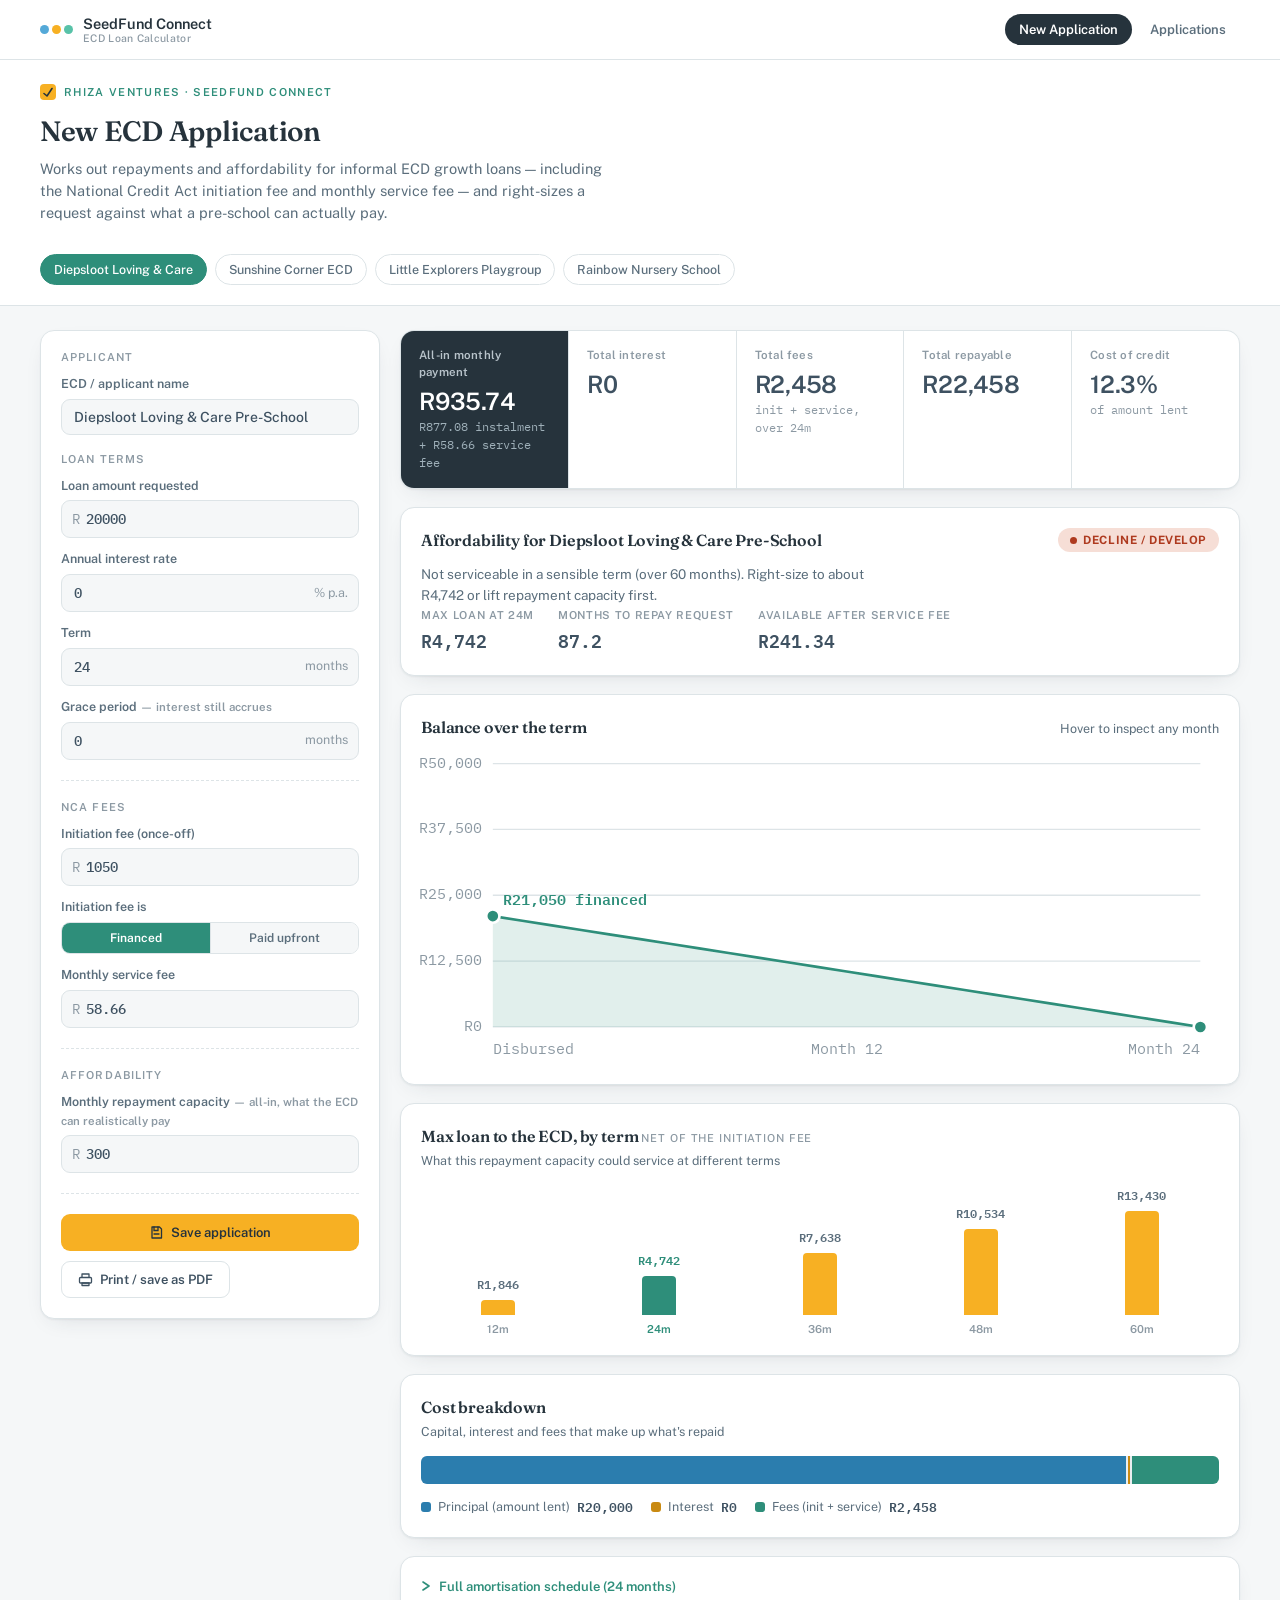
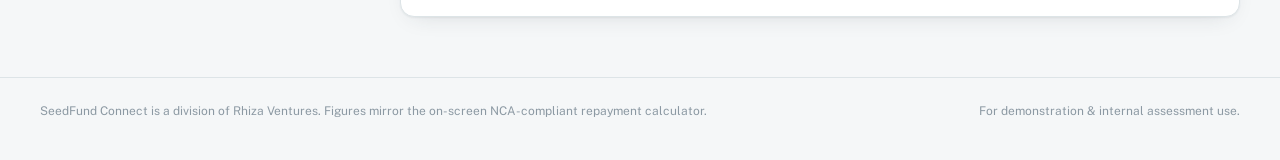
<file: index.html>
<!doctype html>
<html lang="en">
<head>
<meta charset="utf-8">
<meta name="viewport" content="width=device-width, initial-scale=1">
<title>ECD Loan Calculator</title>
<meta name="description" content="An interactive repayment and affordability calculator for Rhiza Ventures' SeedFund Connect ECD growth loans, with NCA fee handling, an amortisation schedule and right-size verdicts.">
<link rel="stylesheet" href="https://fonts.googleapis.com/css2?family=Fraunces:opsz,wght@9..144,500;9..144,600;9..144,700&family=Public+Sans:wght@400;500;600;700&family=IBM+Plex+Mono:wght@400;500;600&display=swap">
<link rel="stylesheet" href="assets/style.css">
</head>
<body>

<header class="site-nav">
  <a class="brand" href="index.html">
    <span class="brand-mark"><span></span><span></span><span></span></span>
    <span>SeedFund Connect<small>ECD Loan Calculator</small></span>
  </a>
  <nav aria-label="Primary">
    <a href="index.html" class="nav-link" id="nav-new" aria-current="page">New Application</a>
    <a href="applications.html" class="nav-link" id="nav-list">Applications</a>
  </nav>
</header>

<header class="app-header">
  <div class="header-row">
    <div>
      <div class="eyebrow"><span class="mark"><svg viewBox="0 0 10 10" fill="none"><path d="M1 6.5L4 9L9 1.5" stroke="#26333C" stroke-width="1.6" stroke-linecap="round" stroke-linejoin="round"/></svg></span>Rhiza Ventures &middot; SeedFund Connect</div>
      <h1 id="page-title">New ECD Application</h1>
      <p class="lede">Works out repayments and affordability for informal ECD growth loans — including the National Credit Act initiation fee and monthly service fee — and right-sizes a request against what a pre-school can actually pay.</p>
    </div>
  </div>
  <div class="presets" id="presets" role="group" aria-label="Example scenarios"></div>
</header>

<main class="layout">
  <section class="card panel-inputs" aria-label="Loan inputs">
    <div>
      <div class="section-title">Applicant</div>
      <div class="field">
        <label for="in-applicant">ECD / applicant name</label>
        <input type="text" id="in-applicant" value="Diepsloot Loving &amp; Care Pre-School">
      </div>
    </div>

    <div>
      <div class="section-title">Loan terms</div>
      <div class="field">
        <label for="in-amount">Loan amount requested</label>
        <div class="input-wrap has-prefix"><span class="prefix">R</span><input type="number" id="in-amount" value="20000" min="0" step="500"></div>
      </div>
      <div class="field">
        <label for="in-rate">Annual interest rate</label>
        <div class="input-wrap has-suffix"><input type="number" id="in-rate" value="0" min="0" step="0.5"><span class="suffix">% p.a.</span></div>
      </div>
      <div class="field">
        <label for="in-term">Term</label>
        <div class="input-wrap has-suffix"><input type="number" id="in-term" value="24" min="1" step="1"><span class="suffix">months</span></div>
      </div>
      <div class="field">
        <label for="in-grace">Grace period <span class="hint">— interest still accrues</span></label>
        <div class="input-wrap has-suffix"><input type="number" id="in-grace" value="0" min="0" step="1"><span class="suffix">months</span></div>
      </div>
    </div>

    <hr class="divider">

    <div>
      <div class="section-title">NCA fees</div>
      <div class="field">
        <label for="in-initfee">Initiation fee (once-off)</label>
        <div class="input-wrap has-prefix"><span class="prefix">R</span><input type="number" id="in-initfee" value="1050" min="0" step="10"></div>
      </div>
      <div class="field">
        <label>Initiation fee is</label>
        <div class="toggle-row" id="fin-toggle">
          <button type="button" data-val="true" aria-pressed="true">Financed</button>
          <button type="button" data-val="false" aria-pressed="false">Paid upfront</button>
        </div>
      </div>
      <div class="field">
        <label for="in-svcfee">Monthly service fee</label>
        <div class="input-wrap has-prefix"><span class="prefix">R</span><input type="number" id="in-svcfee" value="58.66" min="0" step="1"></div>
      </div>
    </div>

    <hr class="divider">

    <div>
      <div class="section-title">Affordability</div>
      <div class="field">
        <label for="in-capacity">Monthly repayment capacity <span class="hint">— all-in, what the ECD can realistically pay</span></label>
        <div class="input-wrap has-prefix"><span class="prefix">R</span><input type="number" id="in-capacity" value="300" min="0" step="10"></div>
      </div>
    </div>

    <hr class="divider">

    <div class="btn-row">
      <button type="button" class="btn btn-primary" id="btn-save" style="flex:1">
        <svg width="15" height="15" viewBox="0 0 15 15" fill="none"><path d="M3 2h7.5L12.5 4v9H3V2Z" stroke="currentColor" stroke-width="1.3" stroke-linejoin="round"/><path d="M5 2v3.5h4V2M5 9h5" stroke="currentColor" stroke-width="1.3" stroke-linecap="round"/></svg>
        <span id="btn-save-label">Save application</span>
      </button>
      <button type="button" class="btn btn-secondary" id="btn-print">
        <svg width="15" height="15" viewBox="0 0 15 15" fill="none"><path d="M4 5.5V2h7v3.5M4 11h7v2.5H4V11Z" stroke="currentColor" stroke-width="1.3" stroke-linejoin="round"/><rect x="1.5" y="5.5" width="12" height="5.5" rx="1" stroke="currentColor" stroke-width="1.3"/></svg>
        Print / save as PDF
      </button>
    </div>
  </section>

  <section class="panel-results" id="results" aria-label="Results"></section>
</main>

<footer class="app-footer">
  <span>SeedFund Connect is a division of Rhiza Ventures. Figures mirror the on-screen NCA-compliant repayment calculator.</span>
  <span>For demonstration &amp; internal assessment use.</span>
</footer>

<div class="toast" id="toast" role="status" aria-live="polite">
  <span class="dot"></span>
  <span id="toast-msg">Saved.</span>
  <a href="applications.html" id="toast-link">View applications →</a>
</div>

<script src="assets/calc.js"></script>
<script>
(function(){
  "use strict";
  var ECD = window.ECD;

  // ---------------- presets ----------------
  var PRESETS = [
    { name:"Diepsloot Loving & Care", applicant:"Diepsloot Loving & Care Pre-School",
      amount:20000, rate:0, term:24, grace:0, initFee:1050, initFinanced:true, svcFee:58.66, capacity:300 },
    { name:"Sunshine Corner ECD", applicant:"Sunshine Corner ECD",
      amount:3000, rate:0, term:12, grace:0, initFee:1050, initFinanced:true, svcFee:58.66, capacity:400 },
    { name:"Little Explorers Playgroup", applicant:"Little Explorers Playgroup",
      amount:15000, rate:6, term:36, grace:0, initFee:1050, initFinanced:true, svcFee:58.66, capacity:450 },
    { name:"Rainbow Nursery School", applicant:"Rainbow Nursery School",
      amount:50000, rate:10, term:24, grace:2, initFee:1050, initFinanced:true, svcFee:58.66, capacity:150 }
  ];

  var els = {
    applicant: document.getElementById("in-applicant"),
    amount: document.getElementById("in-amount"),
    rate: document.getElementById("in-rate"),
    term: document.getElementById("in-term"),
    grace: document.getElementById("in-grace"),
    initFee: document.getElementById("in-initfee"),
    svcFee: document.getElementById("in-svcfee"),
    capacity: document.getElementById("in-capacity"),
    finToggle: document.getElementById("fin-toggle"),
    results: document.getElementById("results"),
    presets: document.getElementById("presets"),
    toast: document.getElementById("toast"),
    toastMsg: document.getElementById("toast-msg"),
    toastLink: document.getElementById("toast-link"),
    btnSave: document.getElementById("btn-save"),
    btnSaveLabel: document.getElementById("btn-save-label"),
    btnPrint: document.getElementById("btn-print"),
    pageTitle: document.getElementById("page-title")
  };
  var state = { initFinanced:true, editingId:null };

  function buildPresetButtons(){
    els.presets.innerHTML = "";
    PRESETS.forEach(function(p,idx){
      var b = document.createElement("button");
      b.className = "preset-btn"; b.type = "button"; b.textContent = p.name;
      b.setAttribute("aria-pressed", "false");
      b.addEventListener("click", function(){ applyPreset(idx); });
      els.presets.appendChild(b);
    });
  }
  function applyPreset(idx){
    var p = PRESETS[idx];
    state.editingId = null;
    setSaveMode(false);
    els.applicant.value = p.applicant;
    els.amount.value = p.amount;
    els.rate.value = p.rate;
    els.term.value = p.term;
    els.grace.value = p.grace;
    els.initFee.value = p.initFee;
    els.svcFee.value = p.svcFee;
    els.capacity.value = p.capacity;
    state.initFinanced = p.initFinanced;
    updateFinToggle();
    Array.prototype.forEach.call(els.presets.children, function(btn,i){
      btn.setAttribute("aria-pressed", i===idx ? "true":"false");
    });
    render();
  }
  function updateFinToggle(){
    Array.prototype.forEach.call(els.finToggle.children, function(btn){
      btn.setAttribute("aria-pressed", (btn.dataset.val === String(state.initFinanced)) ? "true":"false");
    });
  }
  els.finToggle.addEventListener("click", function(e){
    var btn = e.target.closest("button"); if(!btn) return;
    state.initFinanced = btn.dataset.val === "true";
    updateFinToggle();
    render();
  });

  ["input","change"].forEach(function(evt){
    [els.applicant, els.amount, els.rate, els.term, els.grace, els.initFee, els.svcFee, els.capacity].forEach(function(el){
      el.addEventListener(evt, function(){
        Array.prototype.forEach.call(els.presets.children, function(btn){ btn.setAttribute("aria-pressed","false"); });
        render();
      });
    });
  });

  function num(el, fallback){ var v = parseFloat(el.value); return isFinite(v) ? v : (fallback||0); }

  function currentFormData(){
    return {
      applicant: els.applicant.value.trim() || "Unnamed applicant",
      amount: num(els.amount,0), rate: num(els.rate,0),
      term: Math.max(1, Math.round(num(els.term,1))),
      grace: Math.min(Math.max(0, Math.round(num(els.grace,0))), Math.max(1, Math.round(num(els.term,1)))),
      initFee: num(els.initFee,0), initFinanced: state.initFinanced,
      svcFee: num(els.svcFee,0), capacity: num(els.capacity,0)
    };
  }

  function setSaveMode(editing){
    els.btnSaveLabel.textContent = editing ? "Update application" : "Save application";
    els.pageTitle.textContent = editing ? "Edit ECD Application" : "New ECD Application";
  }

  function showToast(msg, link){
    els.toastMsg.textContent = msg;
    els.toastLink.style.display = link ? "" : "none";
    els.toast.classList.add("show");
    clearTimeout(showToast._t);
    showToast._t = setTimeout(function(){ els.toast.classList.remove("show"); }, 3200);
  }

  els.btnSave.addEventListener("click", function(){
    var data = currentFormData();
    if(state.editingId){
      ECD.updateApplication(state.editingId, data);
      showToast("Application updated.", true);
    } else {
      var rec = ECD.addApplication(data);
      state.editingId = rec.id;
      setSaveMode(true);
      var url = new URL(window.location.href);
      url.searchParams.set("id", rec.id);
      history.replaceState(null, "", url);
      showToast("Application saved.", true);
    }
  });

  els.btnPrint.addEventListener("click", function(){
    // Always print exactly what's on screen right now, saved or not.
    // (no "noopener" here — same-origin, and sessionStorage's copy-to-new-tab
    // behaviour, which the draft handoff relies on, is safest without it)
    ECD.setPrintDraft(currentFormData());
    window.open("print.html?source=draft", "_blank");
  });

  // ---------------- chart builders (shared render logic) ----------------
  var SVG_NS = "http://www.w3.org/2000/svg";
  function svgEl(tag, attrs){
    var el = document.createElementNS(SVG_NS, tag);
    for(var k in attrs){ el.setAttribute(k, attrs[k]); }
    return el;
  }
  function niceMax(v){
    if(v<=0) return 1;
    var mag = Math.pow(10, Math.floor(Math.log10(v)));
    var n = v/mag;
    var step = n<=1?1:n<=2?2:n<=5?5:10;
    return step*mag;
  }

  function buildBalanceChart(container, schedule, financed, term){
    container.innerHTML = "";
    var W=600,H=240,padL=54,padR=14,padT=14,padB=28;
    var innerW=W-padL-padR, innerH=H-padT-padB;
    var maxBal = niceMax(Math.max(financed, 1));
    var n = schedule.length-1;

    var svg = svgEl("svg", {viewBox:"0 0 "+W+" "+H, role:"img", "aria-label":"Loan balance over the term"});
    function xAt(m){ return padL + (n>0 ? m/n : 0)*innerW; }
    function yAt(v){ return padT + (1-(v/maxBal))*innerH; }

    var steps=4;
    for(var s=0;s<=steps;s++){
      var val = maxBal*s/steps;
      var y = yAt(val);
      svg.appendChild(svgEl("line",{x1:padL,y1:y,x2:W-padR,y2:y,class:"gridline"}));
      var t = svgEl("text",{x:padL-8,y:y+3,class:"axis-label","text-anchor":"end"});
      t.textContent = ECD.rand(val);
      svg.appendChild(t);
    }
    [0, Math.round(n/2), n].forEach(function(m){
      var t = svgEl("text",{x:xAt(m),y:H-8,class:"axis-label","text-anchor": m===0?"start":(m===n?"end":"middle")});
      t.textContent = m===0 ? "Disbursed" : "Month "+m;
      svg.appendChild(t);
    });

    var areaPts = "M"+xAt(0)+","+yAt(schedule[0].balance);
    var linePts = "M"+xAt(0)+","+yAt(schedule[0].balance);
    schedule.forEach(function(pt,idx){
      if(idx===0) return;
      areaPts += " L"+xAt(pt.m)+","+yAt(pt.balance);
      linePts += " L"+xAt(pt.m)+","+yAt(pt.balance);
    });
    areaPts += " L"+xAt(n)+","+yAt(0)+" L"+xAt(0)+","+yAt(0)+" Z";
    svg.appendChild(svgEl("path",{d:areaPts, class:"balance-area"}));
    svg.appendChild(svgEl("path",{d:linePts, class:"balance-line"}));

    var lastPt = schedule[schedule.length-1];
    svg.appendChild(svgEl("circle",{cx:xAt(n),cy:yAt(lastPt.balance),r:5,class:"balance-dot"}));
    svg.appendChild(svgEl("circle",{cx:xAt(0),cy:yAt(schedule[0].balance),r:5,class:"balance-dot"}));
    var lbl = svgEl("text",{x:xAt(0)+8,y:yAt(schedule[0].balance)-8,class:"end-label"});
    lbl.textContent = ECD.rand(schedule[0].balance)+" financed";
    svg.appendChild(lbl);

    var chLine = svgEl("line",{x1:0,y1:padT,x2:0,y2:H-padB,class:"crosshair"});
    var chDot = svgEl("circle",{r:5,class:"balance-dot"}); chDot.style.opacity=0;
    svg.appendChild(chLine); svg.appendChild(chDot);

    var tooltip = document.createElement("div");
    tooltip.className = "tooltip";
    container.appendChild(svg);
    container.appendChild(tooltip);

    svg.addEventListener("pointermove", function(e){
      var rect = svg.getBoundingClientRect();
      var xFrac = (e.clientX-rect.left)/rect.width;
      var m = Math.round(xFrac*n);
      m = Math.max(0, Math.min(n, m));
      var pt = schedule[m];
      var x = xAt(m), y = yAt(pt.balance);
      chLine.setAttribute("x1",x); chLine.setAttribute("x2",x); chLine.style.opacity=1;
      chDot.setAttribute("cx",x); chDot.setAttribute("cy",y); chDot.style.opacity=1;

      var rows;
      if(m===0){
        rows = [["Balance disbursed", ECD.rand(pt.balance)]];
      } else {
        rows = [
          ["Opening balance", ECD.rand(pt.opening)],
          [pt.isGrace ? "Instalment (grace)" : "Instalment", pt.isGrace ? "—" : ECD.rand2(pt.instal)],
          ["Interest", ECD.rand2(pt.interest)],
          ["Closing balance", ECD.rand(pt.balance)]
        ];
      }
      tooltip.innerHTML = "<div class=\"tt-title\">"+(m===0?"Start":"Month "+m)+"</div>" +
        rows.map(function(r){ return "<div class=\"tt-row\"><span>"+ECD.esc(r[0])+"</span><b>"+ECD.esc(r[1])+"</b></div>"; }).join("");
      var px = rect.left + x, py = rect.top + y;
      var contRect = container.getBoundingClientRect();
      tooltip.style.left = (px-contRect.left)+"px";
      tooltip.style.top = (py-contRect.top-12)+"px";
      tooltip.style.opacity = 1;
    });
    svg.addEventListener("pointerleave", function(){
      chLine.style.opacity=0; chDot.style.opacity=0; tooltip.style.opacity=0;
    });
  }

  function buildTermBars(container, byTerm, currentTerm){
    container.innerHTML = "";
    var maxAmt = Math.max.apply(null, byTerm.map(function(b){return b.amount;}).concat([1]));
    byTerm.forEach(function(b){
      var col = document.createElement("div");
      col.className = "bar-col" + (b.t===currentTerm ? " current":"");
      var val = document.createElement("div"); val.className="bar-value tabular"; val.textContent = ECD.rand(b.amount);
      var bar = document.createElement("div"); bar.className="bar";
      var h = maxAmt>0 ? Math.max(3,(b.amount/maxAmt)*110) : 3;
      bar.style.height = h+"px";
      bar.title = b.t+" months: "+ECD.rand(b.amount);
      var x = document.createElement("div"); x.className="bar-x"; x.textContent = b.t+"m";
      col.appendChild(val); col.appendChild(bar); col.appendChild(x);
      container.appendChild(col);
    });
  }

  function buildCompositionBar(stackEl, legendEl, segments){
    stackEl.innerHTML = ""; legendEl.innerHTML = "";
    var total = segments.reduce(function(s,x){return s+Math.max(0,x.value);},0) || 1;
    segments.forEach(function(seg, k){
      var pct = Math.max(0,seg.value)/total*100;
      var el = document.createElement("div");
      el.className = "stack-seg"; el.dataset.k = k;
      el.style.width = pct+"%";
      el.title = seg.label+": "+ECD.rand(seg.value)+" ("+pct.toFixed(1)+"%)";
      stackEl.appendChild(el);

      var li = document.createElement("div");
      li.className = "legend-item";
      li.innerHTML = "<span class=\"sw c"+k+"\"></span><span class=\"lbl\">"+ECD.esc(seg.label)+"</span><span class=\"amt tabular\">"+ECD.rand(seg.value)+"</span>";
      legendEl.appendChild(li);
    });
  }

  var RESULTS_TEMPLATE = [
    '<div class="stat-row" id="stat-row"></div>',
    '<div class="card verdict-card" id="verdict-card"></div>',
    '<div class="card chart-card">',
    '  <div class="chart-head"><h2>Balance over the term</h2><p>Hover to inspect any month</p></div>',
    '  <div class="chart-wrap" id="balance-chart"></div>',
    '</div>',
    '<div class="card chart-card">',
    '  <h2>Max loan to the ECD, by term <span class="unit">net of the initiation fee</span></h2>',
    '  <p style="margin:4px 0 0;color:var(--ink-muted);font-size:12.5px;">What this repayment capacity could service at different terms</p>',
    '  <div class="bar-chart" id="term-bars"></div>',
    '</div>',
    '<div class="card chart-card">',
    '  <h2>Cost breakdown</h2>',
    '  <p style="margin:4px 0 0;color:var(--ink-muted);font-size:12.5px;">Capital, interest and fees that make up what\'s repaid</p>',
    '  <div class="stack-bar" id="comp-bar"></div>',
    '  <div class="legend-row" id="comp-legend"></div>',
    '</div>',
    '<div class="card">',
    '  <details class="schedule" id="schedule-details">',
    '    <summary><svg class="chev" width="10" height="10" viewBox="0 0 10 10"><path d="M2 1L8 5L2 9" stroke="currentColor" stroke-width="1.6" fill="none" stroke-linecap="round" stroke-linejoin="round"/></svg><span id="schedule-title">Full amortisation schedule</span></summary>',
    '    <div class="table-scroll"><table class="data-table"><thead><tr>',
    '      <th>Month</th><th>Opening</th><th>Instalment</th><th>Interest</th><th>Principal</th><th>Service fee</th><th>Total payment</th><th>Closing</th>',
    '    </tr></thead><tbody id="schedule-body"></tbody></table></div>',
    '  </details>',
    '</div>'
  ].join("\n");

  function render(){
    var d = currentFormData();
    var applicant = d.applicant;

    var rep = ECD.repaymentReport(d.amount, d.rate, d.term, d.grace, d.initFee, d.initFinanced, d.svcFee);
    var aff = ECD.affordabilityReport(d.capacity, d.rate, d.term, d.amount, d.initFee, d.initFinanced, d.svcFee);

    if(!els.results.dataset.built){
      els.results.innerHTML = RESULTS_TEMPLATE;
      els.results.dataset.built = "1";
    }

    document.getElementById("stat-row").innerHTML =
      '<div class="stat-tile lead"><div class="stat-label">All-in monthly payment</div><div class="stat-value tabular">'+ECD.rand2(rep.allIn)+'</div><div class="stat-sub">'+ECD.rand2(rep.instalment)+' instalment + '+ECD.rand2(d.svcFee)+' service fee</div></div>' +
      '<div class="stat-tile"><div class="stat-label">Total interest</div><div class="stat-value tabular">'+ECD.rand(rep.totalInterest)+'</div></div>' +
      '<div class="stat-tile"><div class="stat-label">Total fees</div><div class="stat-value tabular">'+ECD.rand(rep.totalFees)+'</div><div class="stat-sub">init + service, over '+d.term+'m</div></div>' +
      '<div class="stat-tile"><div class="stat-label">Total repayable</div><div class="stat-value tabular">'+ECD.rand(rep.totalRepayable)+'</div></div>' +
      '<div class="stat-tile"><div class="stat-label">Cost of credit</div><div class="stat-value tabular">'+rep.costPct.toFixed(1)+'%</div><div class="stat-sub">of amount lent</div></div>';

    var vc = document.getElementById("verdict-card");
    if(aff.insufficient){
      vc.innerHTML =
        '<div class="verdict-head"><h2>Affordability for '+ECD.esc(applicant)+'</h2><span class="pill critical">Not affordable</span></div>' +
        '<div class="verdict-body"><p>This capacity ('+ECD.rand(d.capacity)+'/month) does not even cover the '+ECD.rand2(d.svcFee)+' monthly service fee. No capital can be repaid — raise the capacity or lower the fee before lending anything.</p></div>';
    } else {
      var head = '<div class="verdict-head"><h2>Affordability for '+ECD.esc(applicant)+'</h2>';
      var body = '';
      if(aff.hasTarget){
        var pillClass = aff.verdict==="OK" ? "good" : aff.verdict==="RIGHT-SIZE" ? "warning" : "critical";
        var pillText = aff.verdict==="OK" ? "OK — fits the request" : aff.verdict==="RIGHT-SIZE" ? "Right-size" : "Decline / develop";
        head += '<span class="pill '+pillClass+'">'+pillText+'</span></div>';
        var msg;
        if(aff.verdict==="OK"){
          msg = "The R"+Math.round(d.amount).toLocaleString("en-US")+" request fits within "+d.term+" months at this capacity.";
        } else if(aff.verdict==="RIGHT-SIZE"){
          msg = "This request needs about "+Math.ceil(aff.months)+" months to clear at this capacity. Over "+d.term+" months you can lend about "+ECD.rand(aff.maxToApplicant)+" instead.";
        } else if(aff.months===Infinity){
          msg = "Even indefinitely, this capacity can't clear the request — interest outpaces what's being paid off. Right-size to about "+ECD.rand(aff.maxToApplicant)+" or lift repayment capacity first.";
        } else {
          msg = "Not serviceable in a sensible term (over 60 months). Right-size to about "+ECD.rand(aff.maxToApplicant)+" or lift repayment capacity first.";
        }
        body = '<div class="verdict-body"><p>'+ECD.esc(msg)+'</p><div class="verdict-figures">' +
          '<div><span class="k">Max loan at '+d.term+'m</span><span class="v">'+ECD.rand(aff.maxToApplicant)+'</span></div>' +
          '<div><span class="k">Months to repay request</span><span class="v">'+(aff.months===Infinity?"never":aff.months.toFixed(1))+'</span></div>' +
          '<div><span class="k">Available after service fee</span><span class="v">'+ECD.rand2(aff.avail)+'</span></div>' +
          '</div></div>';
      } else {
        head += '</div>';
        body = '<div class="verdict-body"><p>Enter a requested loan amount to see a right-size verdict. Max loan serviceable at '+d.term+' months: <strong>'+ECD.rand(aff.maxToApplicant)+'</strong>.</p></div>';
      }
      vc.innerHTML = head + body;
    }

    buildBalanceChart(document.getElementById("balance-chart"), rep.schedule, rep.financed, d.term);

    var termBarsEl = document.getElementById("term-bars");
    var compBar = document.getElementById("comp-bar"), compLegend = document.getElementById("comp-legend");
    if(aff.insufficient){
      termBarsEl.innerHTML = '<p style="color:var(--ink-faint);font-size:12.5px;">Not enough capacity to size a loan at any term.</p>';
    } else {
      buildTermBars(termBarsEl, aff.byTerm, d.term);
    }
    buildCompositionBar(compBar, compLegend, [
      {label:"Principal (amount lent)", value:d.amount},
      {label:"Interest", value:rep.totalInterest},
      {label:"Fees (init + service)", value:rep.totalFees}
    ]);

    document.getElementById("schedule-title").textContent = "Full amortisation schedule ("+d.term+" months)";
    var body2 = document.getElementById("schedule-body");
    var rows = [];
    for(var i=1;i<rep.schedule.length;i++){
      var pt = rep.schedule[i];
      rows.push('<tr class="'+(pt.isGrace?"grace-row":"")+'">' +
        '<td>'+pt.m+'</td>' +
        '<td class="tabular">'+ECD.rand2(pt.opening)+'</td>' +
        '<td class="tabular">'+(pt.isGrace?"—":ECD.rand2(pt.instal))+'</td>' +
        '<td class="tabular">'+ECD.rand2(pt.interest)+'</td>' +
        '<td class="tabular">'+ECD.rand2(pt.principal)+'</td>' +
        '<td class="tabular">'+ECD.rand2(pt.serviceFee)+'</td>' +
        '<td class="tabular">'+ECD.rand2(pt.total)+'</td>' +
        '<td class="tabular">'+ECD.rand2(pt.balance)+'</td>' +
        '</tr>');
    }
    body2.innerHTML = rows.join("");
  }

  // ---------------- load an existing application when ?id= is present ----------------
  function loadFromQuery(){
    var params = new URLSearchParams(window.location.search);
    var id = params.get("id");
    if(!id) return false;
    var rec = ECD.getApplication(id);
    if(!rec) return false;
    state.editingId = id;
    state.initFinanced = !!rec.initFinanced;
    els.applicant.value = rec.applicant;
    els.amount.value = rec.amount;
    els.rate.value = rec.rate;
    els.term.value = rec.term;
    els.grace.value = rec.grace;
    els.initFee.value = rec.initFee;
    els.svcFee.value = rec.svcFee;
    els.capacity.value = rec.capacity;
    updateFinToggle();
    setSaveMode(true);
    return true;
  }

  buildPresetButtons();
  updateFinToggle();
  if(!loadFromQuery()){
    applyPreset(0);
  } else {
    render();
  }
})();
</script>
</body>
</html>
</file>
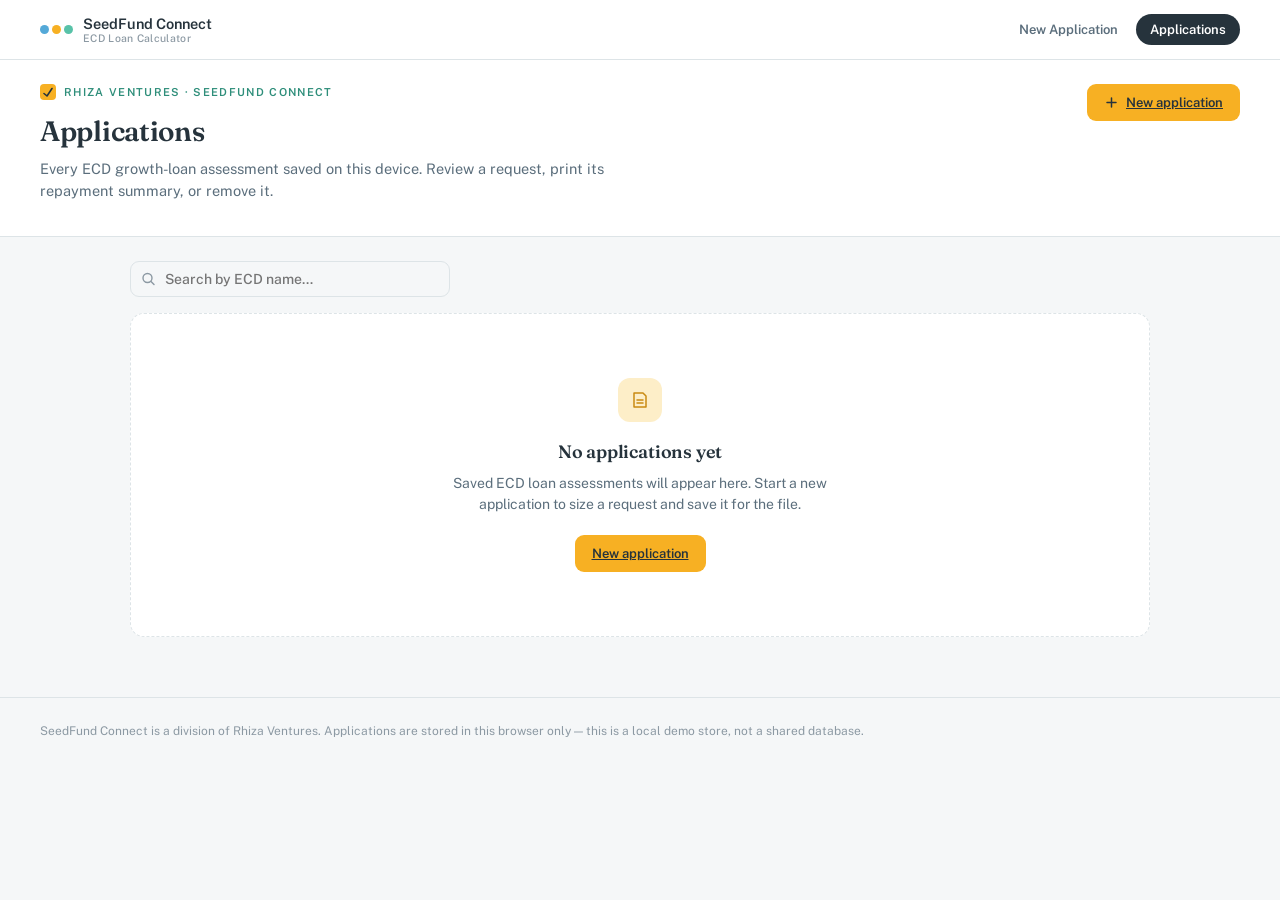
<file: applications.html>
<!doctype html>
<html lang="en">
<head>
<meta charset="utf-8">
<meta name="viewport" content="width=device-width, initial-scale=1">
<title>Applications — ECD Loan Calculator</title>
<meta name="description" content="Saved ECD loan applications for SeedFund Connect — review, print or delete a past assessment.">
<link rel="stylesheet" href="https://fonts.googleapis.com/css2?family=Fraunces:opsz,wght@9..144,500;9..144,600;9..144,700&family=Public+Sans:wght@400;500;600;700&family=IBM+Plex+Mono:wght@400;500;600&display=swap">
<link rel="stylesheet" href="assets/style.css">
</head>
<body>

<header class="site-nav">
  <a class="brand" href="index.html">
    <span class="brand-mark"><span></span><span></span><span></span></span>
    <span>SeedFund Connect<small>ECD Loan Calculator</small></span>
  </a>
  <nav aria-label="Primary">
    <a href="index.html" class="nav-link" id="nav-new">New Application</a>
    <a href="applications.html" class="nav-link" id="nav-list" aria-current="page">Applications</a>
  </nav>
</header>

<header class="app-header">
  <div class="header-row">
    <div>
      <div class="eyebrow"><span class="mark"><svg viewBox="0 0 10 10" fill="none"><path d="M1 6.5L4 9L9 1.5" stroke="#26333C" stroke-width="1.6" stroke-linecap="round" stroke-linejoin="round"/></svg></span>Rhiza Ventures &middot; SeedFund Connect</div>
      <h1>Applications</h1>
      <p class="lede">Every ECD growth-loan assessment saved on this device. Review a request, print its repayment summary, or remove it.</p>
    </div>
    <a href="index.html" class="btn btn-primary">
      <svg width="15" height="15" viewBox="0 0 15 15" fill="none"><path d="M7.5 3v9M3 7.5h9" stroke="currentColor" stroke-width="1.5" stroke-linecap="round"/></svg>
      New application
    </a>
  </div>
</header>

<main class="page">
  <div class="list-toolbar">
    <div class="search-wrap">
      <svg width="15" height="15" viewBox="0 0 15 15" fill="none"><circle cx="6.5" cy="6.5" r="4.5" stroke="currentColor" stroke-width="1.4"/><path d="M13 13l-3-3" stroke="currentColor" stroke-width="1.4" stroke-linecap="round"/></svg>
      <input type="search" id="search" placeholder="Search by ECD name…" aria-label="Search applications">
    </div>
    <span class="note" id="count-label" style="border:none;padding:0;"></span>
  </div>

  <div id="list-container"></div>
</main>

<footer class="app-footer">
  <span>SeedFund Connect is a division of Rhiza Ventures. Applications are stored in this browser only — this is a local demo store, not a shared database.</span>
</footer>

<div class="toast" id="toast" role="status" aria-live="polite">
  <span class="dot"></span>
  <span id="toast-msg">Deleted.</span>
</div>

<script src="assets/calc.js"></script>
<script>
(function(){
  "use strict";
  var ECD = window.ECD;
  var listEl = document.getElementById("list-container");
  var searchEl = document.getElementById("search");
  var countEl = document.getElementById("count-label");
  var toast = document.getElementById("toast"), toastMsg = document.getElementById("toast-msg");

  function showToast(msg){
    toastMsg.textContent = msg;
    toast.classList.add("show");
    clearTimeout(showToast._t);
    showToast._t = setTimeout(function(){ toast.classList.remove("show"); }, 2600);
  }

  function verdictFor(rec){
    var aff = ECD.affordabilityReport(rec.capacity, rec.rate, rec.term, rec.amount, rec.initFee, rec.initFinanced, rec.svcFee);
    if(aff.insufficient) return {cls:"critical", text:"Insufficient capacity"};
    if(!aff.hasTarget) return {cls:"neutral", text:"No amount set"};
    if(aff.verdict==="OK") return {cls:"good", text:"OK"};
    if(aff.verdict==="RIGHT-SIZE") return {cls:"warning", text:"Right-size"};
    return {cls:"critical", text:"Decline"};
  }

  function render(){
    var all = ECD.loadApplications();
    var q = searchEl.value.trim().toLowerCase();
    var items = q ? all.filter(function(a){ return (a.applicant||"").toLowerCase().indexOf(q)!==-1; }) : all;

    countEl.textContent = all.length ? (items.length + " of " + all.length + " application" + (all.length===1?"":"s")) : "";

    if(all.length===0){
      listEl.innerHTML =
        '<div class="empty-state">' +
        '  <div class="mark"><svg width="20" height="20" viewBox="0 0 20 20" fill="none"><path d="M4 3h9l3 3v11H4V3Z" stroke="currentColor" stroke-width="1.5" stroke-linejoin="round"/><path d="M7 10h6M7 13h6" stroke="currentColor" stroke-width="1.5" stroke-linecap="round"/></svg></div>' +
        '  <h2>No applications yet</h2>' +
        '  <p>Saved ECD loan assessments will appear here. Start a new application to size a request and save it for the file.</p>' +
        '  <a href="index.html" class="btn btn-primary">New application</a>' +
        '</div>';
      return;
    }

    if(items.length===0){
      listEl.innerHTML = '<div class="empty-state"><h2>No matches</h2><p>No saved applicant matches “'+ECD.esc(searchEl.value)+'”.</p></div>';
      return;
    }

    var rows = items.map(function(rec){
      var v = verdictFor(rec);
      return '<tr data-id="'+rec.id+'">' +
        '<td class="applicant-cell">'+ECD.esc(rec.applicant)+'<span class="saved-at">Saved '+ECD.fmtDate(rec.savedAt)+'</span></td>' +
        '<td class="num-cell">'+ECD.rand(rec.amount)+'</td>' +
        '<td class="num-cell">'+rec.term+'m'+(rec.rate>0?' · '+rec.rate+'%':'')+'</td>' +
        '<td><span class="pill '+v.cls+'">'+v.text+'</span></td>' +
        '<td class="actions-cell">' +
        '  <a class="btn btn-secondary" href="index.html?id='+encodeURIComponent(rec.id)+'">Open</a> ' +
        '  <a class="btn btn-secondary" href="print.html?id='+encodeURIComponent(rec.id)+'" target="_blank" rel="noopener">Print</a> ' +
        '  <button type="button" class="btn btn-danger" data-delete="'+rec.id+'">Delete</button>' +
        '</td>' +
        '</tr>';
    }).join("");

    listEl.innerHTML =
      '<div class="app-table-wrap"><div class="table-scroll"><table class="app-table">' +
      '<thead><tr><th>ECD / Applicant</th><th>Amount requested</th><th>Term</th><th>Verdict</th><th></th></tr></thead>' +
      '<tbody>'+rows+'</tbody></table></div></div>';
  }

  listEl.addEventListener("click", function(e){
    var btn = e.target.closest("[data-delete]");
    if(!btn) return;
    var id = btn.getAttribute("data-delete");
    var rec = ECD.getApplication(id);
    var name = rec ? rec.applicant : "this application";
    if(window.confirm("Delete the application for \""+name+"\"? This can't be undone.")){
      ECD.deleteApplication(id);
      showToast("Deleted " + name + ".");
      render();
    }
  });

  searchEl.addEventListener("input", render);

  render();
})();
</script>
</body>
</html>
</file>
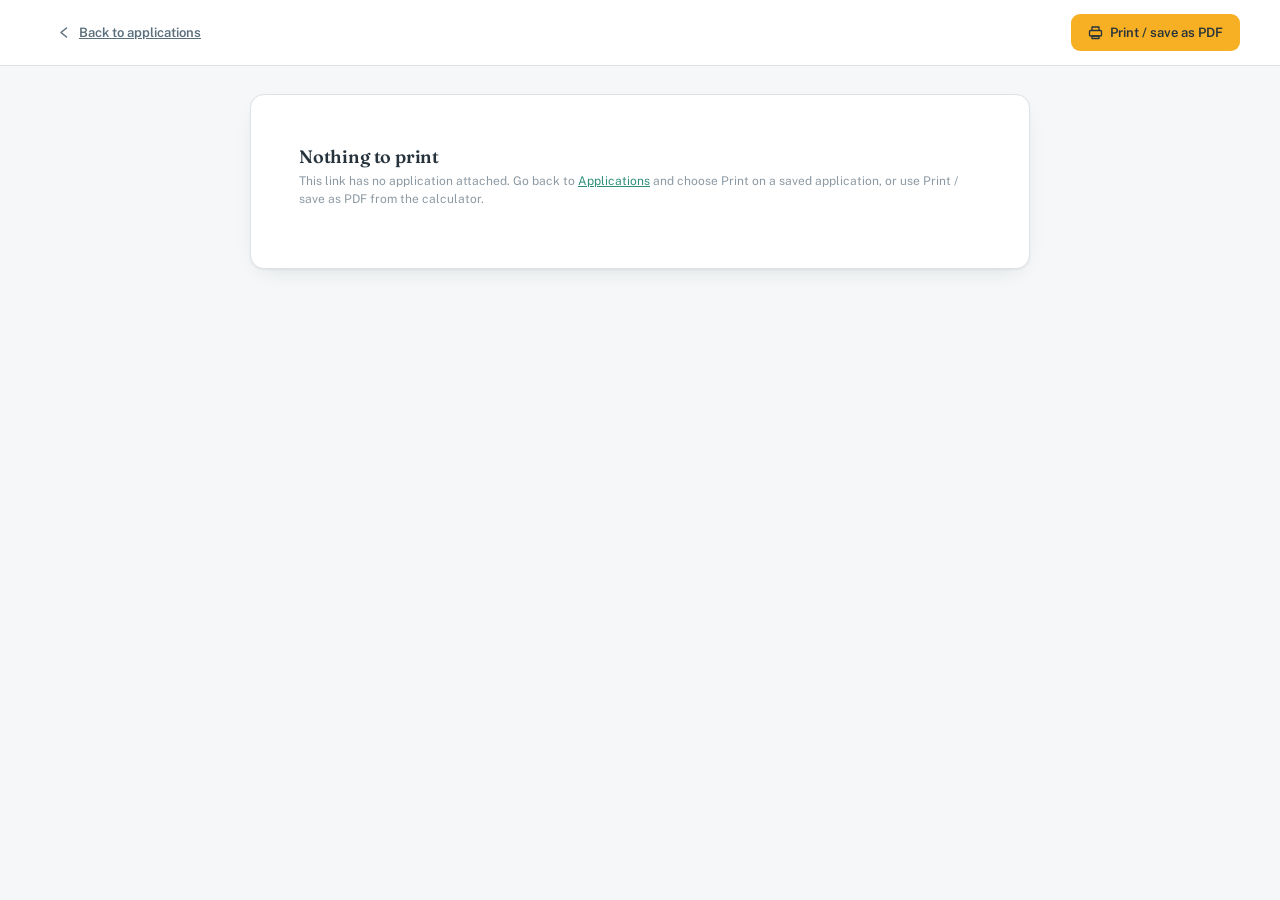
<file: print.html>
<!doctype html>
<html lang="en">
<head>
<meta charset="utf-8">
<meta name="viewport" content="width=device-width, initial-scale=1">
<title>Print — ECD Loan Calculator</title>
<link rel="stylesheet" href="https://fonts.googleapis.com/css2?family=Fraunces:opsz,wght@9..144,500;9..144,600;9..144,700&family=Public+Sans:wght@400;500;600;700&family=IBM+Plex+Mono:wght@400;500;600&display=swap">
<link rel="stylesheet" href="assets/style.css">
</head>
<body>

<div class="print-toolbar no-print">
  <a href="applications.html" class="btn btn-ghost">
    <svg width="15" height="15" viewBox="0 0 15 15" fill="none"><path d="M9.5 3L4 7.5l5.5 4.5" stroke="currentColor" stroke-width="1.5" stroke-linecap="round" stroke-linejoin="round"/></svg>
    Back to applications
  </a>
  <button type="button" class="btn btn-primary" id="btn-print">
    <svg width="15" height="15" viewBox="0 0 15 15" fill="none"><path d="M4 5.5V2h7v3.5M4 11h7v2.5H4V11Z" stroke="currentColor" stroke-width="1.3" stroke-linejoin="round"/><rect x="1.5" y="5.5" width="12" height="5.5" rx="1" stroke="currentColor" stroke-width="1.3"/></svg>
    Print / save as PDF
  </button>
</div>

<article class="print-sheet" id="sheet">
  <p class="note" id="loading-note">Loading application…</p>
</article>

<script src="assets/calc.js"></script>
<script>
(function(){
  "use strict";
  var ECD = window.ECD;
  var sheet = document.getElementById("sheet");

  function data(){
    var params = new URLSearchParams(window.location.search);
    var id = params.get("id");
    if(id){ return ECD.getApplication(id); }
    if(params.get("source")==="draft"){ return ECD.getPrintDraft(); }
    return null;
  }

  function renderReport(d){
    var rep = ECD.repaymentReport(d.amount, d.rate, d.term, d.grace, d.initFee, d.initFinanced, d.svcFee);
    var aff = ECD.affordabilityReport(d.capacity, d.rate, d.term, d.amount, d.initFee, d.initFinanced, d.svcFee);
    var today = new Date();
    var ref = "SFC-" + today.getFullYear() + "-" + String(today.getMonth()+1).padStart(2,"0") + String(today.getDate()).padStart(2,"0") + "-" + (d.id ? d.id.replace(/[^a-zA-Z0-9]/g,"").slice(-5).toUpperCase() : Math.random().toString(36).slice(2,7).toUpperCase());

    var verdictHtml = "";
    if(aff.insufficient){
      verdictHtml = '<span class="pill critical">Not affordable</span><p style="margin-top:10px;color:var(--ink-muted);">This capacity ('+ECD.rand(d.capacity)+'/month) does not cover the '+ECD.rand2(d.svcFee)+' monthly service fee, so no capital can be repaid at this level.</p>';
    } else if(aff.hasTarget){
      var pillClass = aff.verdict==="OK" ? "good" : aff.verdict==="RIGHT-SIZE" ? "warning" : "critical";
      var pillText = aff.verdict==="OK" ? "OK — fits the request" : aff.verdict==="RIGHT-SIZE" ? "Right-size" : "Decline / develop";
      var msg;
      if(aff.verdict==="OK"){
        msg = "The R"+Math.round(d.amount).toLocaleString("en-US")+" request fits within "+d.term+" months at the stated repayment capacity.";
      } else if(aff.verdict==="RIGHT-SIZE"){
        msg = "This request needs about "+Math.ceil(aff.months)+" months to clear at this capacity. Over "+d.term+" months, about "+ECD.rand(aff.maxToApplicant)+" is serviceable instead.";
      } else if(aff.months===Infinity){
        msg = "Even indefinitely, this capacity cannot clear the request. Right-size to about "+ECD.rand(aff.maxToApplicant)+" or lift repayment capacity first.";
      } else {
        msg = "Not serviceable in a sensible term (over 60 months). Right-size to about "+ECD.rand(aff.maxToApplicant)+" or lift repayment capacity first.";
      }
      verdictHtml = '<span class="pill '+pillClass+'">'+pillText+'</span><p style="margin-top:10px;color:var(--ink-muted);">'+ECD.esc(msg)+'</p>';
    } else {
      verdictHtml = '<span class="pill neutral">No amount requested</span>';
    }

    var scheduleRows = rep.schedule.slice(1).map(function(pt){
      return '<tr class="'+(pt.isGrace?"grace-row":"")+'">' +
        '<td>'+pt.m+'</td>' +
        '<td class="tabular">'+ECD.rand2(pt.opening)+'</td>' +
        '<td class="tabular">'+(pt.isGrace?"—":ECD.rand2(pt.instal))+'</td>' +
        '<td class="tabular">'+ECD.rand2(pt.interest)+'</td>' +
        '<td class="tabular">'+ECD.rand2(pt.principal)+'</td>' +
        '<td class="tabular">'+ECD.rand2(pt.serviceFee)+'</td>' +
        '<td class="tabular">'+ECD.rand2(pt.total)+'</td>' +
        '<td class="tabular">'+ECD.rand2(pt.balance)+'</td>' +
        '</tr>';
    }).join("");

    sheet.innerHTML =
      '<div class="letterhead">' +
      '  <div class="org">' +
      '    <div class="org-mark"><span></span><span></span><span></span></div>' +
      '    <div><div class="org-name">SeedFund Connect</div><div class="org-sub">A division of Rhiza Ventures</div></div>' +
      '  </div>' +
      '  <div class="doc-meta">Reference '+ref+'<br>Generated '+ECD.fmtDate(today.toISOString())+'</div>' +
      '</div>' +
      '<div class="doc-title">' +
      '  <h1>ECD Growth Loan — Repayment Summary</h1>' +
      '  <p>Prepared for <strong>'+ECD.esc(d.applicant)+'</strong>. Keep this summary for your records.</p>' +
      '</div>' +
      '<div class="kv-grid">' +
      '  <div class="kv"><div class="k">Loan amount</div><div class="v">'+ECD.rand(d.amount)+'</div></div>' +
      '  <div class="kv"><div class="k">Interest rate</div><div class="v">'+d.rate+'% p.a.</div></div>' +
      '  <div class="kv"><div class="k">Term</div><div class="v">'+d.term+' months'+(d.grace?' ('+d.grace+' grace)':'')+'</div></div>' +
      '  <div class="kv"><div class="k">Initiation fee</div><div class="v">'+ECD.rand(d.initFee)+' ('+(d.initFinanced?'financed':'upfront')+')</div></div>' +
      '  <div class="kv"><div class="k">Monthly service fee</div><div class="v">'+ECD.rand2(d.svcFee)+'</div></div>' +
      '  <div class="kv"><div class="k">Repayment capacity</div><div class="v">'+ECD.rand(d.capacity)+'/mo</div></div>' +
      '</div>' +
      '<section>' +
      '  <h2>Repayment</h2>' +
      '  <div class="kv-grid">' +
      '    <div class="kv"><div class="k">All-in monthly payment</div><div class="v">'+ECD.rand2(rep.allIn)+'</div></div>' +
      '    <div class="kv"><div class="k">Base instalment</div><div class="v">'+ECD.rand2(rep.instalment)+'</div></div>' +
      '    <div class="kv"><div class="k">Total interest</div><div class="v">'+ECD.rand(rep.totalInterest)+'</div></div>' +
      '    <div class="kv"><div class="k">Total fees</div><div class="v">'+ECD.rand(rep.totalFees)+'</div></div>' +
      '    <div class="kv"><div class="k">Total repayable</div><div class="v">'+ECD.rand(rep.totalRepayable)+'</div></div>' +
      '    <div class="kv"><div class="k">Cost of credit</div><div class="v">'+rep.costPct.toFixed(1)+'%</div></div>' +
      '  </div>' +
      '</section>' +
      '<section>' +
      '  <h2>Affordability &amp; verdict</h2>' +
      '  '+verdictHtml +
      '</section>' +
      '<section>' +
      '  <h2>Amortisation schedule</h2>' +
      '  <div class="table-scroll"><table class="data-table"><thead><tr>' +
      '    <th>Month</th><th>Opening</th><th>Instalment</th><th>Interest</th><th>Principal</th><th>Service fee</th><th>Total payment</th><th>Closing</th>' +
      '  </tr></thead><tbody>'+scheduleRows+'</tbody></table></div>' +
      '</section>' +
      '<div class="signoff">' +
      '  <div><div class="line">Loan officer, SeedFund Connect</div></div>' +
      '  <div><div class="line">'+ECD.esc(d.applicant)+'</div></div>' +
      '</div>' +
      '<p class="disclaimer">This summary is an indicative calculation generated by the SeedFund Connect ECD Loan Calculator for planning purposes only. It does not constitute a binding loan offer or agreement. Figures include the National Credit Act once-off initiation fee and monthly service fee. Final terms are subject to SeedFund Connect\'s formal approval process.</p>';
  }

  var d = data();
  if(!d){
    sheet.innerHTML =
      '<h2 style="font-size:18px;">Nothing to print</h2>' +
      '<p class="note" style="border:none;padding:0;">This link has no application attached. Go back to <a href="applications.html">Applications</a> and choose Print on a saved application, or use Print / save as PDF from the calculator.</p>';
  } else {
    renderReport(d);
    document.title = "Print — " + d.applicant + " — ECD Loan Calculator";
  }

  document.getElementById("btn-print").addEventListener("click", function(){ window.print(); });
})();
</script>
</body>
</html>
</file>
<file: assets/style.css>
/* ============================================================
   SeedFund Connect — ECD Loan Calculator
   Shared styles. Palette sourced from the Rhiza Holdings brand
   handbook: Vibrant Orange, Mint/Teal, Sky Blue, Primary Dark
   Slate, Golden Yellow (the ECD division colour), Lime Green,
   Neutral Grey.
   ============================================================ */

*{ box-sizing:border-box; }
html{ color-scheme: light dark; }

:root{
  /* ---- neutrals, derived from Rhiza Primary Dark Slate #3E5161 ---- */
  --bg:#F5F7F8;
  --surface:#FFFFFF;
  --surface-2:#EAEEF0;
  --surface-3:#DCE3E6;
  --ink:#3E5161;
  --ink-strong:#26333C;
  --ink-muted:#5B6E7C;
  --ink-faint:#8C99A3;
  --rule:#DDE4E7;
  --shadow: 0 1px 2px rgba(38,51,60,.06), 0 8px 24px -12px rgba(38,51,60,.18);
  --focus:#2E8E7A;

  /* ---- Rhiza Mint / Teal — structural accent, links, primary UI ---- */
  --teal:#2E8E7A;
  --teal-raw:#58C2A8;
  --teal-deep:#1F6E5E;
  --teal-tint:#DEF3EE;

  /* ---- Rhiza Golden Yellow — the ECD division colour; primary accent ---- */
  --gold:#F7B023;
  --gold-deep:#C98A12;
  --gold-tint:#FDEEC8;

  /* ---- Rhiza Vibrant Orange — secondary accent / warning family ---- */
  --orange:#F05D31;
  --orange-text:#C64726;
  --orange-tint:#FCE0D5;

  /* ---- status (reserved meaning, distinct from accents above) ---- */
  --good:#5C8A2E;             /* from Rhiza Lime Green */
  --good-raw:#A0CD61;
  --good-tint:#EAF3DA;
  --warning:#C64726;          /* from Rhiza Vibrant Orange, darkened for text */
  --warning-tint:#FCE0D5;
  --critical:#AE3A1F;         /* deepened, red-leaning member of the orange family */
  --critical-tint:#F6DED6;

  /* ---- categorical (chart identity: Principal / Interest / Fees) ---- */
  --cat-1:#2B7DAE;            /* Rhiza Sky Blue, text-safe */
  --cat-2:#C98A12;            /* Rhiza Golden Yellow, text-safe */
  --cat-3:#2E8E7A;            /* Rhiza Mint / Teal, text-safe */
  --sky-raw:#54A9D8;
}

@media (prefers-color-scheme: dark){
  :root:not([data-theme="light"]){
    --bg:#1B242B; --surface:#232F37; --surface-2:#2D3B44; --surface-3:#3A4A54;
    --ink:#E7ECEE; --ink-strong:#FFFFFF; --ink-muted:#B1C0C7; --ink-faint:#7E8F98; --rule:#3A4A54;
    --shadow: 0 1px 2px rgba(0,0,0,.35), 0 8px 24px -12px rgba(0,0,0,.55);
    --focus:#6FCDB6;

    --teal:#6FCDB6; --teal-raw:#58C2A8; --teal-deep:#3E9682; --teal-tint:#20342F;

    --gold:#F7B023; --gold-deep:#FFCB57; --gold-tint:#3A2E14;

    --orange:#F0794F; --orange-text:#FF9066; --orange-tint:#3D2419;

    --good:#9BC96C; --good-raw:#A0CD61; --good-tint:#26331A;
    --warning:#FF9066; --warning-tint:#3D2419;
    --critical:#E37256; --critical-tint:#3B241C;

    --cat-1:#7EC2E8; --cat-2:#FFCB57; --cat-3:#6FCDB6; --sky-raw:#54A9D8;
  }
}
:root[data-theme="dark"]{
  --bg:#1B242B; --surface:#232F37; --surface-2:#2D3B44; --surface-3:#3A4A54;
  --ink:#E7ECEE; --ink-strong:#FFFFFF; --ink-muted:#B1C0C7; --ink-faint:#7E8F98; --rule:#3A4A54;
  --shadow: 0 1px 2px rgba(0,0,0,.35), 0 8px 24px -12px rgba(0,0,0,.55);
  --focus:#6FCDB6;

  --teal:#6FCDB6; --teal-raw:#58C2A8; --teal-deep:#3E9682; --teal-tint:#20342F;

  --gold:#F7B023; --gold-deep:#FFCB57; --gold-tint:#3A2E14;

  --orange:#F0794F; --orange-text:#FF9066; --orange-tint:#3D2419;

  --good:#9BC96C; --good-raw:#A0CD61; --good-tint:#26331A;
  --warning:#FF9066; --warning-tint:#3D2419;
  --critical:#E37256; --critical-tint:#3B241C;

  --cat-1:#7EC2E8; --cat-2:#FFCB57; --cat-3:#6FCDB6; --sky-raw:#54A9D8;
}

body{
  margin:0; background:var(--bg); color:var(--ink);
  font-family:"Public Sans", ui-sans-serif, system-ui, sans-serif;
  font-size:14px; line-height:1.5;
}
img{ max-width:100%; }
h1,h2,h3{ font-family:"Fraunces", Georgia, serif; text-wrap:balance; margin:0; font-weight:600; letter-spacing:-.01em; color:var(--ink-strong); }
::selection{ background:var(--gold-tint); }
a{ color:var(--teal); }
:focus-visible{ outline:2px solid var(--focus); outline-offset:2px; border-radius:4px;}
.mono{ font-family:"IBM Plex Mono", ui-monospace, monospace; }
.tabular{ font-variant-numeric:tabular-nums; }
[hidden]{ display:none !important; }

/* ---------------- Site nav ---------------- */
.site-nav{
  display:flex; align-items:center; justify-content:space-between; gap:16px; flex-wrap:wrap;
  padding:14px clamp(16px,4vw,40px); background:var(--surface); border-bottom:1px solid var(--rule);
}
.site-nav .brand{
  display:flex; align-items:center; gap:10px; font:600 14.5px "Public Sans"; color:var(--ink-strong); text-decoration:none;
}
.site-nav .brand-mark{ display:flex; gap:3px; flex:none; }
.site-nav .brand-mark span{ width:9px; height:9px; border-radius:50%; display:block; }
.site-nav .brand-mark span:nth-child(1){ background:var(--sky-raw); }
.site-nav .brand-mark span:nth-child(2){ background:var(--gold); }
.site-nav .brand-mark span:nth-child(3){ background:var(--teal-raw); }
.site-nav .brand small{ display:block; font:500 10.5px "Public Sans"; color:var(--ink-faint); letter-spacing:.03em; }
.site-nav nav{ display:flex; gap:4px; }
.site-nav .nav-link{
  font:600 13px "Public Sans"; color:var(--ink-muted); text-decoration:none; padding:8px 14px; border-radius:100px;
  transition:background .15s, color .15s;
}
.site-nav .nav-link:hover{ background:var(--surface-2); color:var(--ink); }
.site-nav .nav-link[aria-current="page"]{ background:var(--ink-strong); color:var(--surface); }

/* ---------------- Header hero (page intro) ---------------- */
.app-header{ padding:24px clamp(16px,4vw,40px) 20px; border-bottom:1px solid var(--rule); background:var(--surface); }
.eyebrow{
  font:600 11px/1 "Public Sans",sans-serif; letter-spacing:.12em; text-transform:uppercase;
  color:var(--teal); display:flex; align-items:center; gap:8px; margin-bottom:10px;
}
.eyebrow .mark{ width:16px; height:16px; border-radius:4px; background:var(--gold); display:inline-flex; align-items:center; justify-content:center; flex:none; }
.eyebrow .mark svg{ width:10px; height:10px; }
.app-header h1{ font-size:clamp(22px,3vw,28px); }
.app-header p.lede{ max-width:64ch; color:var(--ink-muted); margin-top:6px; font-size:14.5px; }
.header-row{ display:flex; align-items:flex-start; justify-content:space-between; gap:16px; flex-wrap:wrap; }

.presets{ display:flex; flex-wrap:wrap; gap:8px; margin-top:16px; }
.preset-btn{
  font:500 12.5px "Public Sans",sans-serif; padding:7px 13px; border-radius:100px;
  border:1px solid var(--rule); background:var(--surface); color:var(--ink-muted);
  cursor:pointer; transition:border-color .15s, color .15s, background .15s;
}
.preset-btn:hover{ border-color:var(--teal); color:var(--teal); }
.preset-btn[aria-pressed="true"]{ background:var(--teal); border-color:var(--teal); color:#fff; }

/* ---------------- Buttons ---------------- */
.btn{
  display:inline-flex; align-items:center; justify-content:center; gap:7px; cursor:pointer;
  font:600 13px "Public Sans"; padding:10px 16px; border-radius:9px; border:1px solid transparent;
  transition:filter .15s, background .15s, border-color .15s, color .15s; white-space:nowrap;
}
.btn svg{ flex:none; }
.btn-primary{ background:var(--gold); color:var(--ink-strong); }
.btn-primary:hover{ filter:brightness(0.94); }
.btn-secondary{ background:var(--surface); color:var(--ink); border-color:var(--rule); }
.btn-secondary:hover{ border-color:var(--teal); color:var(--teal); }
.btn-ghost{ background:transparent; color:var(--ink-muted); }
.btn-ghost:hover{ background:var(--surface-2); color:var(--ink); }
.btn-danger{ background:transparent; color:var(--critical); border-color:var(--critical-tint); }
.btn-danger:hover{ background:var(--critical-tint); }
.btn:disabled{ opacity:.5; cursor:not-allowed; }
.btn-row{ display:flex; gap:10px; flex-wrap:wrap; }

/* ---------------- Layout ---------------- */
.layout{ display:grid; grid-template-columns:340px 1fr; gap:20px; padding:24px clamp(16px,4vw,40px) 60px; align-items:start; }
@media (max-width:880px){ .layout{ grid-template-columns:1fr; } }
.page{ padding:24px clamp(16px,4vw,40px) 60px; max-width:1100px; margin:0 auto; }

.card{ background:var(--surface); border:1px solid var(--rule); border-radius:14px; box-shadow:var(--shadow); padding:20px; }
.panel-inputs{ position:sticky; top:20px; display:flex; flex-direction:column; gap:18px; }
@media (max-width:880px){ .panel-inputs{ position:static; } }
.panel-results{ display:flex; flex-direction:column; gap:18px; min-width:0; }

.card h2{ font-size:16px; }
.card h2 .unit{ font-family:"Public Sans"; font-weight:500; font-size:11px; color:var(--ink-faint); text-transform:uppercase; letter-spacing:.08em; }
.section-title{ font:600 11px "Public Sans"; letter-spacing:.1em; text-transform:uppercase; color:var(--ink-faint); margin-bottom:12px; }

/* ---------------- Form ---------------- */
.field{ display:flex; flex-direction:column; gap:5px; }
.field + .field{ margin-top:12px; }
.field label{ font-size:12.5px; font-weight:600; color:var(--ink-muted); }
.field .hint{ font-size:11.5px; color:var(--ink-faint); }
.input-wrap{ position:relative; display:flex; align-items:center; }
.input-wrap .prefix{ position:absolute; left:11px; font-size:13.5px; color:var(--ink-faint); font-family:"IBM Plex Mono"; pointer-events:none; }
.input-wrap .suffix{ position:absolute; right:11px; font-size:12.5px; color:var(--ink-faint); pointer-events:none; }
input[type=text], input[type=number], input[type=search]{
  width:100%; border:1px solid var(--rule); background:var(--bg); color:var(--ink);
  border-radius:9px; padding:9px 12px; font:500 14px "IBM Plex Mono", monospace;
  transition:border-color .15s, box-shadow .15s;
}
.input-wrap.has-prefix input{ padding-left:24px; }
.input-wrap.has-suffix input{ padding-right:38px; }
input:focus{ border-color:var(--teal); box-shadow:0 0 0 3px var(--teal-tint); outline:none; }
input[type=text], input[type=search]{ font-family:"Public Sans"; font-weight:500; }

.toggle-row{ display:flex; border:1px solid var(--rule); border-radius:9px; overflow:hidden; }
.toggle-row button{ flex:1; padding:8px 6px; font:600 12px "Public Sans"; background:var(--bg); color:var(--ink-muted); border:none; cursor:pointer; border-right:1px solid var(--rule); }
.toggle-row button:last-child{ border-right:none; }
.toggle-row button[aria-pressed="true"]{ background:var(--teal); color:#fff; }

.divider{ border:none; border-top:1px dashed var(--rule); margin:2px 0; }

/* ---------------- Stat tiles ---------------- */
.stat-row{ display:grid; grid-template-columns:repeat(auto-fit,minmax(150px,1fr)); gap:1px; background:var(--rule); border:1px solid var(--rule); border-radius:14px; overflow:hidden; box-shadow:var(--shadow);}
.stat-tile{ background:var(--surface); padding:16px 18px; }
.stat-tile.lead{ background:var(--ink-strong); }
.stat-tile .stat-label{ font-size:11.5px; color:var(--ink-faint); font-weight:600; letter-spacing:.02em; }
.stat-tile.lead .stat-label{ color:#B9C4CB; }
.stat-tile .stat-value{ font:600 24px "Public Sans"; margin-top:6px; letter-spacing:-.01em; }
.stat-tile.lead .stat-value{ color:#fff; }
.stat-tile .stat-sub{ font-size:12px; color:var(--ink-faint); margin-top:3px; font-family:"IBM Plex Mono"; }
.stat-tile.lead .stat-sub{ color:#9FB0B9; }

/* ---------------- Verdict / badges ---------------- */
.verdict-card{ display:flex; flex-direction:column; gap:12px; }
.verdict-head{ display:flex; align-items:center; justify-content:space-between; gap:12px; flex-wrap:wrap; }
.pill{
  display:inline-flex; align-items:center; gap:6px; font:700 11.5px "Public Sans"; letter-spacing:.05em;
  text-transform:uppercase; padding:5px 12px; border-radius:100px; white-space:nowrap;
}
.pill::before{ content:""; width:7px; height:7px; border-radius:50%; background:currentColor; flex:none; }
.pill.good{ background:var(--good-tint); color:var(--good); }
.pill.warning{ background:var(--warning-tint); color:var(--warning); }
.pill.critical{ background:var(--critical-tint); color:var(--critical); }
.pill.neutral{ background:var(--surface-3); color:var(--ink-muted); }
.verdict-body p{ margin:0; color:var(--ink-muted); font-size:13.5px; max-width:60ch; }
.verdict-figures{ display:flex; gap:24px; flex-wrap:wrap; margin-top:2px; }
.verdict-figures div{ display:flex; flex-direction:column; gap:2px; }
.verdict-figures .k{ font-size:11px; color:var(--ink-faint); text-transform:uppercase; letter-spacing:.06em; font-weight:600; }
.verdict-figures .v{ font:600 18px "IBM Plex Mono"; color:var(--ink); }

/* ---------------- Charts ---------------- */
.chart-card .chart-head{ display:flex; align-items:baseline; justify-content:space-between; margin-bottom:4px; gap:10px; flex-wrap:wrap;}
.chart-card .chart-head p{ margin:0; color:var(--ink-muted); font-size:12.5px; }
.chart-wrap{ position:relative; margin-top:6px; }
.chart-wrap svg{ width:100%; height:auto; display:block; overflow:visible; }
.gridline{ stroke:var(--rule); stroke-width:1; }
.axis-label{ fill:var(--ink-faint); font:11px "IBM Plex Mono"; }
.balance-area{ fill:var(--teal); opacity:.14; }
.balance-line{ fill:none; stroke:var(--teal); stroke-width:2; stroke-linejoin:round; stroke-linecap:round; }
.balance-dot{ fill:var(--teal); stroke:var(--surface); stroke-width:2; }
.crosshair{ stroke:var(--ink-faint); stroke-width:1; stroke-dasharray:3 3; opacity:0; }
.end-label{ font:600 11.5px "IBM Plex Mono"; fill:var(--teal); }

.tooltip{
  position:absolute; pointer-events:none; background:var(--ink-strong); color:#F3F6F7;
  border-radius:9px; padding:9px 12px; font-size:12px; box-shadow:var(--shadow);
  opacity:0; transform:translate(-50%,-100%); transition:opacity .1s; white-space:nowrap; z-index:5;
}
.tooltip .tt-title{ font-weight:700; margin-bottom:5px; font-family:"Public Sans"; font-size:11.5px; letter-spacing:.02em; opacity:.85;}
.tooltip .tt-row{ display:flex; justify-content:space-between; gap:14px; font-family:"IBM Plex Mono"; }
.tooltip .tt-row + .tt-row{ margin-top:2px; }
.tooltip .tt-row span:first-child{ opacity:.75; }

.bar-chart{ display:flex; align-items:flex-end; gap:14px; height:150px; margin-top:14px; padding:0 4px;}
.bar-col{ flex:1; display:flex; flex-direction:column; align-items:center; height:100%; justify-content:flex-end; gap:6px; position:relative;}
.bar-col .bar-value{ font:600 11.5px "IBM Plex Mono"; color:var(--ink-muted); }
.bar-col.current .bar-value{ color:var(--teal); }
.bar-col .bar{ width:100%; max-width:34px; border-radius:4px 4px 0 0; background:var(--gold); transition:height .25s ease; cursor:default; }
.bar-col.current .bar{ background:var(--teal); }
.bar-col .bar-x{ font:600 11px "Public Sans"; color:var(--ink-faint); margin-top:2px; }
.bar-col.current .bar-x{ color:var(--teal); }

.stack-bar{ display:flex; width:100%; height:28px; border-radius:6px; overflow:hidden; background:var(--surface-2); gap:2px; margin-top:14px; }
.stack-seg{ height:100%; min-width:2px; position:relative; cursor:default; }
.stack-seg[data-k="0"]{ background:var(--cat-1); }
.stack-seg[data-k="1"]{ background:var(--cat-2); }
.stack-seg[data-k="2"]{ background:var(--cat-3); }
.legend-row{ display:flex; gap:18px; flex-wrap:wrap; margin-top:14px; }
.legend-item{ display:flex; align-items:center; gap:7px; font-size:12.5px; }
.legend-item .sw{ width:10px; height:10px; border-radius:3px; flex:none; }
.legend-item .sw.c0{ background:var(--cat-1); }
.legend-item .sw.c1{ background:var(--cat-2); }
.legend-item .sw.c2{ background:var(--cat-3); }
.legend-item .lbl{ color:var(--ink-muted); }
.legend-item .amt{ font-family:"IBM Plex Mono"; font-weight:600; color:var(--ink); }

/* ---------------- Schedule / data table ---------------- */
details.schedule summary{ cursor:pointer; font:600 13px "Public Sans"; color:var(--teal); list-style:none; display:flex; align-items:center; gap:8px; padding:2px 0; }
details.schedule summary::-webkit-details-marker{ display:none; }
details.schedule summary .chev{ transition:transform .18s; display:inline-flex; }
details.schedule[open] summary .chev{ transform:rotate(90deg); }
.table-scroll{ overflow-x:auto; margin-top:14px; border:1px solid var(--rule); border-radius:10px; }
table.data-table{ border-collapse:collapse; width:100%; min-width:640px; font-family:"IBM Plex Mono"; font-size:12px; }
table.data-table th{ position:sticky; top:0; background:var(--surface-2); color:var(--ink-muted); font-weight:600; text-align:right; padding:9px 12px; border-bottom:1px solid var(--rule); white-space:nowrap; }
table.data-table th:first-child, table.data-table td:first-child{ text-align:left; }
table.data-table td{ text-align:right; padding:7px 12px; white-space:nowrap; }
table.data-table tbody tr:nth-child(even){ background:var(--bg); }
table.data-table tbody tr.grace-row{ color:var(--ink-faint); font-style:italic; }
table.data-table tbody tr:hover{ background:var(--gold-tint); }

.note{ font-size:12px; color:var(--ink-faint); border-top:1px solid var(--rule); padding-top:12px; margin-top:2px; }

.app-footer{ padding:24px clamp(16px,4vw,40px) 40px; color:var(--ink-faint); font-size:12px; border-top:1px solid var(--rule); display:flex; justify-content:space-between; gap:16px; flex-wrap:wrap; }

/* ---------------- Applications list ---------------- */
.list-toolbar{ display:flex; align-items:center; justify-content:space-between; gap:16px; flex-wrap:wrap; margin-bottom:16px; }
.list-toolbar .search-wrap{ position:relative; width:min(320px,100%); }
.list-toolbar .search-wrap svg{ position:absolute; left:11px; top:50%; transform:translateY(-50%); color:var(--ink-faint); }
.list-toolbar .search-wrap input{ padding-left:34px; }

.app-table-wrap{ background:var(--surface); border:1px solid var(--rule); border-radius:14px; box-shadow:var(--shadow); overflow:hidden; }
table.app-table{ width:100%; border-collapse:collapse; }
table.app-table th{ text-align:left; font:600 11px "Public Sans"; letter-spacing:.06em; text-transform:uppercase; color:var(--ink-faint); padding:12px 16px; border-bottom:1px solid var(--rule); background:var(--surface-2); }
table.app-table td{ padding:14px 16px; border-bottom:1px solid var(--rule); font-size:13.5px; vertical-align:middle; }
table.app-table tbody tr:last-child td{ border-bottom:none; }
table.app-table tbody tr:hover{ background:var(--surface-2); }
table.app-table .applicant-cell{ font-weight:600; color:var(--ink-strong); }
table.app-table .applicant-cell .saved-at{ display:block; font-weight:500; font-size:11.5px; color:var(--ink-faint); margin-top:2px; }
table.app-table .num-cell{ font-family:"IBM Plex Mono"; font-variant-numeric:tabular-nums; }
table.app-table .actions-cell{ text-align:right; white-space:nowrap; }
table.app-table .actions-cell .btn{ padding:7px 11px; font-size:12px; }
@media (max-width:720px){
  table.app-table thead{ display:none; }
  table.app-table, table.app-table tbody, table.app-table tr, table.app-table td{ display:block; width:100%; }
  table.app-table tr{ padding:14px 16px; border-bottom:1px solid var(--rule); }
  table.app-table td{ border:none; padding:3px 0; }
  table.app-table .actions-cell{ text-align:left; margin-top:10px; }
}

.empty-state{ text-align:center; padding:64px 24px; background:var(--surface); border:1px dashed var(--rule); border-radius:14px; }
.empty-state .mark{ width:44px; height:44px; border-radius:12px; background:var(--gold-tint); color:var(--gold-deep); display:flex; align-items:center; justify-content:center; margin:0 auto 16px; }
.empty-state h2{ font-size:18px; }
.empty-state p{ color:var(--ink-muted); max-width:44ch; margin:8px auto 20px; }

/* ---------------- Toast ---------------- */
.toast{
  position:fixed; left:50%; bottom:24px; transform:translate(-50%,12px); z-index:40;
  background:var(--ink-strong); color:#fff; padding:12px 18px; border-radius:11px; box-shadow:var(--shadow);
  display:flex; align-items:center; gap:12px; font-size:13px; opacity:0; pointer-events:none; transition:opacity .2s, transform .2s;
}
.toast.show{ opacity:1; transform:translate(-50%,0); pointer-events:auto; }
.toast a{ color:var(--gold); font-weight:600; text-decoration:none; }
.toast .dot{ width:7px; height:7px; border-radius:50%; background:var(--good-raw); flex:none; }

/* ---------------- Print report page ---------------- */
.print-toolbar{ padding:14px clamp(16px,4vw,40px); background:var(--surface); border-bottom:1px solid var(--rule); display:flex; align-items:center; justify-content:space-between; gap:12px; flex-wrap:wrap; }
.print-sheet{ max-width:780px; margin:28px auto 60px; background:var(--surface); border:1px solid var(--rule); border-radius:14px; box-shadow:var(--shadow); padding:clamp(24px,4vw,48px); }
.print-sheet .letterhead{ display:flex; align-items:center; justify-content:space-between; gap:16px; padding-bottom:20px; border-bottom:3px solid var(--gold); flex-wrap:wrap; }
.print-sheet .letterhead .org{ display:flex; align-items:center; gap:12px; }
.print-sheet .letterhead .org-mark{ display:flex; gap:4px; }
.print-sheet .letterhead .org-mark span{ width:14px; height:14px; border-radius:50%; display:block; }
.print-sheet .letterhead .org-mark span:nth-child(1){ background:var(--sky-raw); }
.print-sheet .letterhead .org-mark span:nth-child(2){ background:var(--gold); }
.print-sheet .letterhead .org-mark span:nth-child(3){ background:var(--teal-raw); }
.print-sheet .letterhead .org-name{ font:700 15px "Public Sans"; color:var(--ink-strong); }
.print-sheet .letterhead .org-sub{ font-size:11.5px; color:var(--ink-faint); }
.print-sheet .letterhead .doc-meta{ text-align:right; font-size:11.5px; color:var(--ink-faint); }
.print-sheet .doc-title{ margin-top:22px; }
.print-sheet .doc-title h1{ font-size:24px; }
.print-sheet .doc-title p{ margin-top:4px; color:var(--ink-muted); }
.print-sheet .kv-grid{ display:grid; grid-template-columns:repeat(3,1fr); gap:14px 24px; margin-top:22px; }
.print-sheet .kv-grid .kv .k{ font-size:11px; color:var(--ink-faint); text-transform:uppercase; letter-spacing:.06em; font-weight:600; }
.print-sheet .kv-grid .kv .v{ font:600 15px "IBM Plex Mono"; margin-top:2px; }
.print-sheet section{ margin-top:28px; }
.print-sheet section > h2{ font-size:14px; text-transform:uppercase; letter-spacing:.06em; color:var(--ink-faint); font-family:"Public Sans"; font-weight:700; margin-bottom:10px; }
.print-sheet .disclaimer{ margin-top:32px; padding-top:16px; border-top:1px solid var(--rule); font-size:11px; color:var(--ink-faint); }
.print-sheet .signoff{ display:grid; grid-template-columns:1fr 1fr; gap:32px; margin-top:36px; }
.print-sheet .signoff .line{ border-top:1px solid var(--ink-faint); margin-top:34px; padding-top:6px; font-size:11px; color:var(--ink-faint); }

@media print{
  .site-nav, .print-toolbar, .no-print{ display:none !important; }
  body{ background:#fff; }
  .print-sheet{ box-shadow:none; border:none; margin:0; padding:0; max-width:none; }
  a{ color:inherit; text-decoration:none; }
  table.data-table tbody tr:hover{ background:none; }
  .print-sheet section{ break-inside:avoid; }
  /* The schedule table scrolls horizontally on screen (.table-scroll has
     overflow-x:auto) — a printed page can't scroll, so anything past the
     visible edge would simply be cut off. Turn scrolling off and shrink the
     table instead, so all 8 columns render on the page. */
  .print-sheet .table-scroll{ overflow:visible; border:none; }
  .print-sheet table.data-table{ min-width:0; width:100%; font-size:9.5px; table-layout:fixed; }
  .print-sheet table.data-table th, .print-sheet table.data-table td{ padding:4px 5px; }
  .print-sheet table.data-table tbody tr{ break-inside:avoid; }
}

@media (prefers-reduced-motion: reduce){ *{ transition:none !important; } }
</file>
